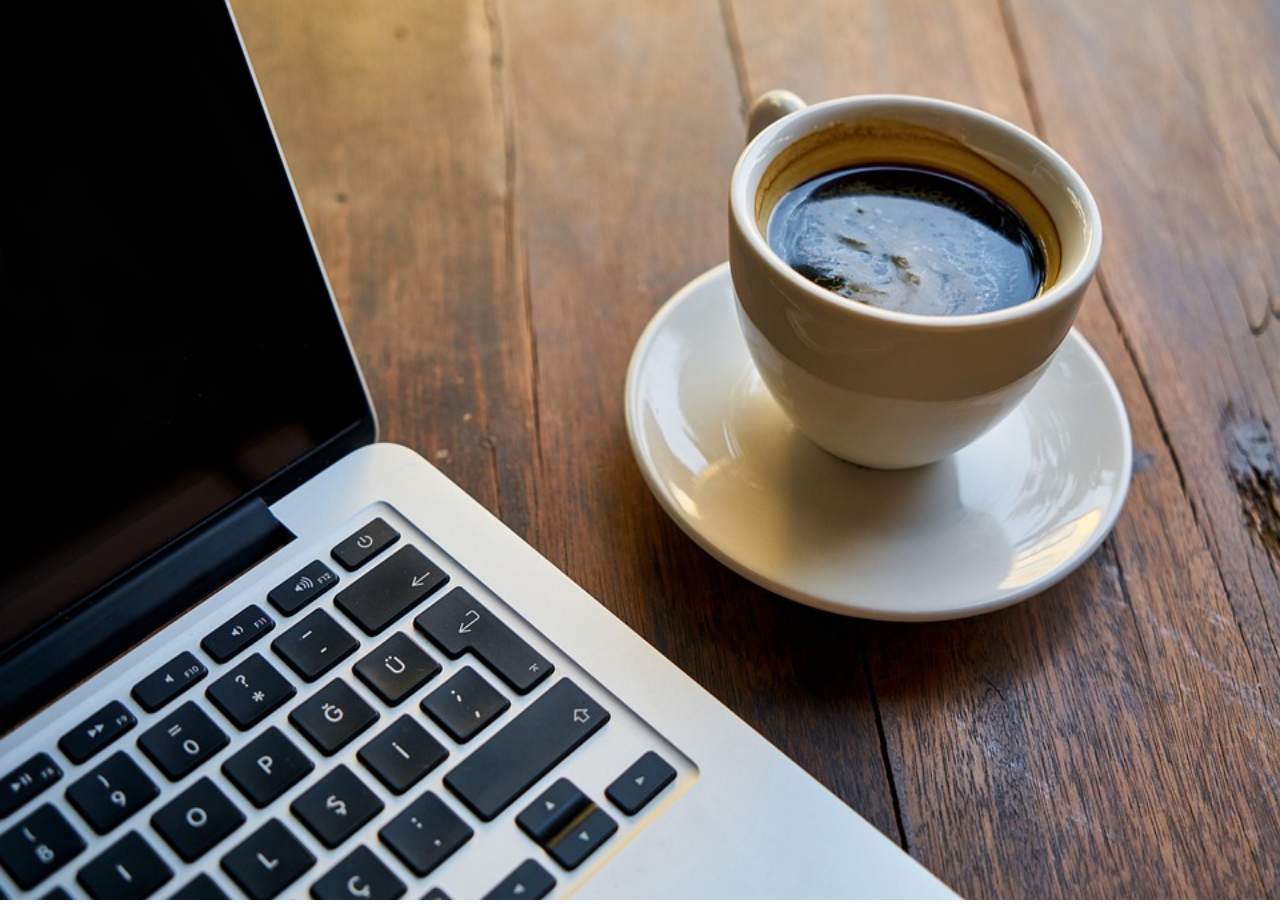
<file: teste.html>
<!doctype html>
<html lang="en">
	<head>
	  <meta charset="utf-8">
	  <script src="https://code.jquery.com/jquery-1.10.2.js"></script>
	</head>
	<body style="margin: 0; padding: 0;">
		<img src="capa.jpg" class="imagem" style="margin: 0; padding: 0;">
		<script>
			var largura = $(window).width();
			var altura = $(window).height();
			
			$(".imagem").css("width", largura);
			$(".imagem").css("height", altura);
		</script>
	</body>
</html>
</file>
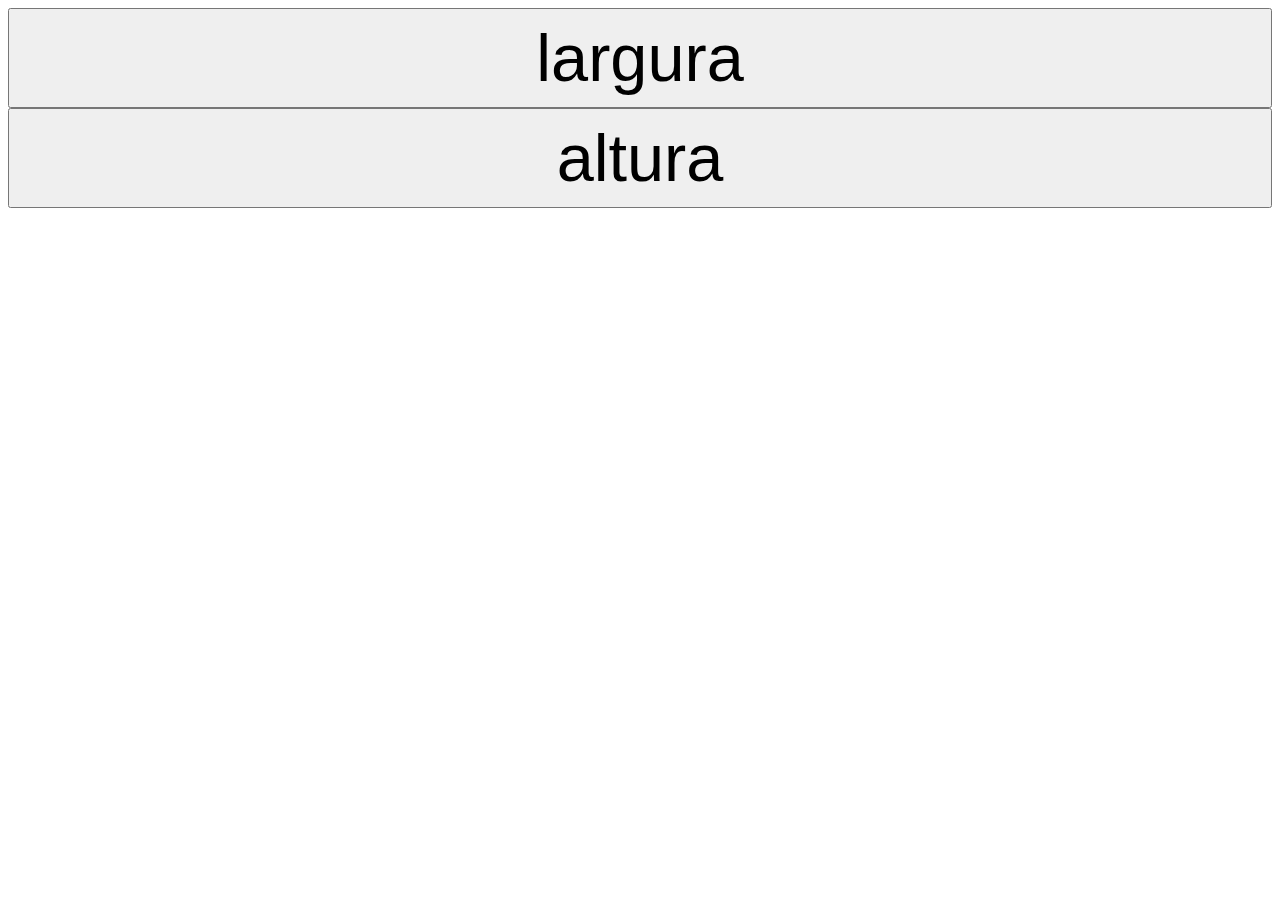
<file: verificarTamanhoTela.html>
<!doctype html>
<html lang="en">
	<head>
		<meta charset="utf-8">
		<script src="https://code.jquery.com/jquery-1.10.2.js"></script>
	</head>
	<body>
		<button id="largura" style="width: 100%; height: 100px; font-size: 50pt;">largura</button>
		<button id="altura" style="width: 100%; height: 100px; font-size: 50pt;">altura</button>
		
		<script>
			var largura = $("#largura");
			var altura = $("#altura");
			
			largura.on("click",function()
			{
				alert("A largura da tela é: "+$(window).width())
			})
			
			altura.on("click",function()
			{
				alert("A altura da tela é: "+$(window).height())
			})
		</script>
	</body>
</html>
</file>
